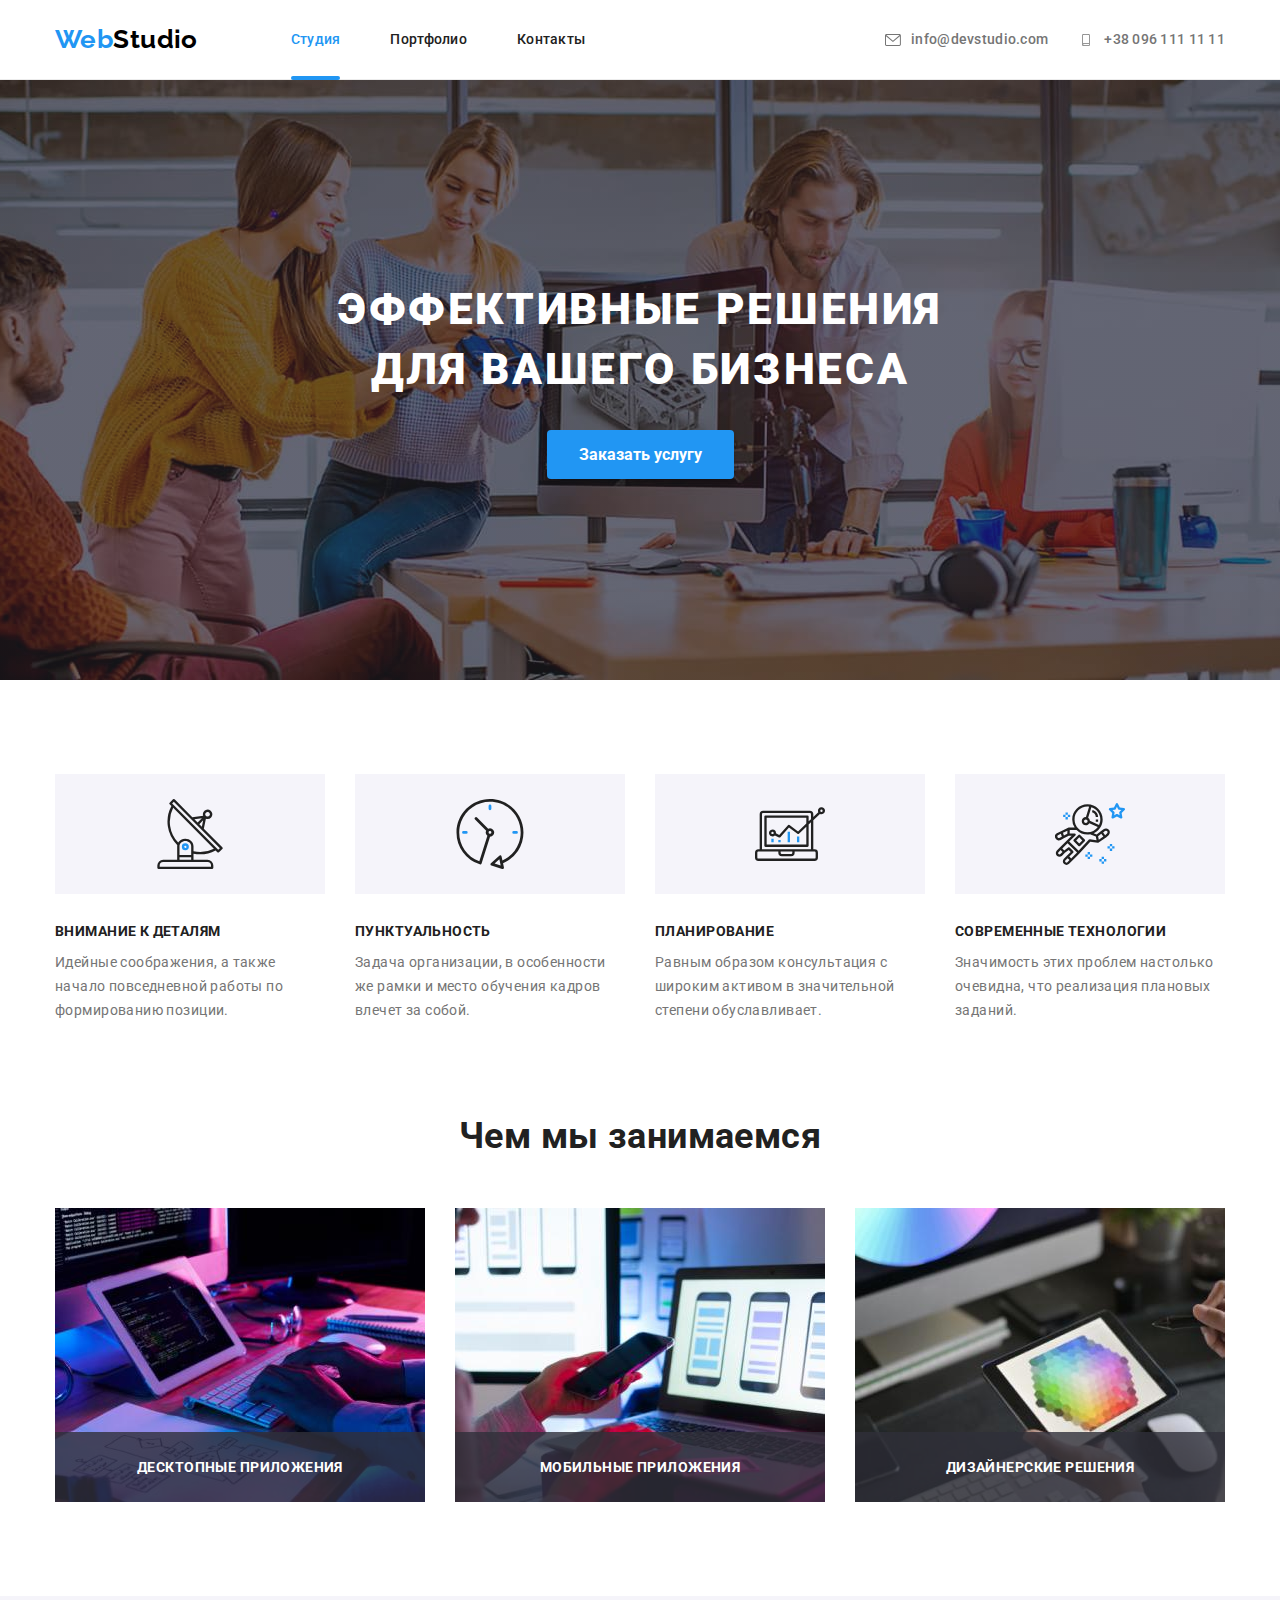
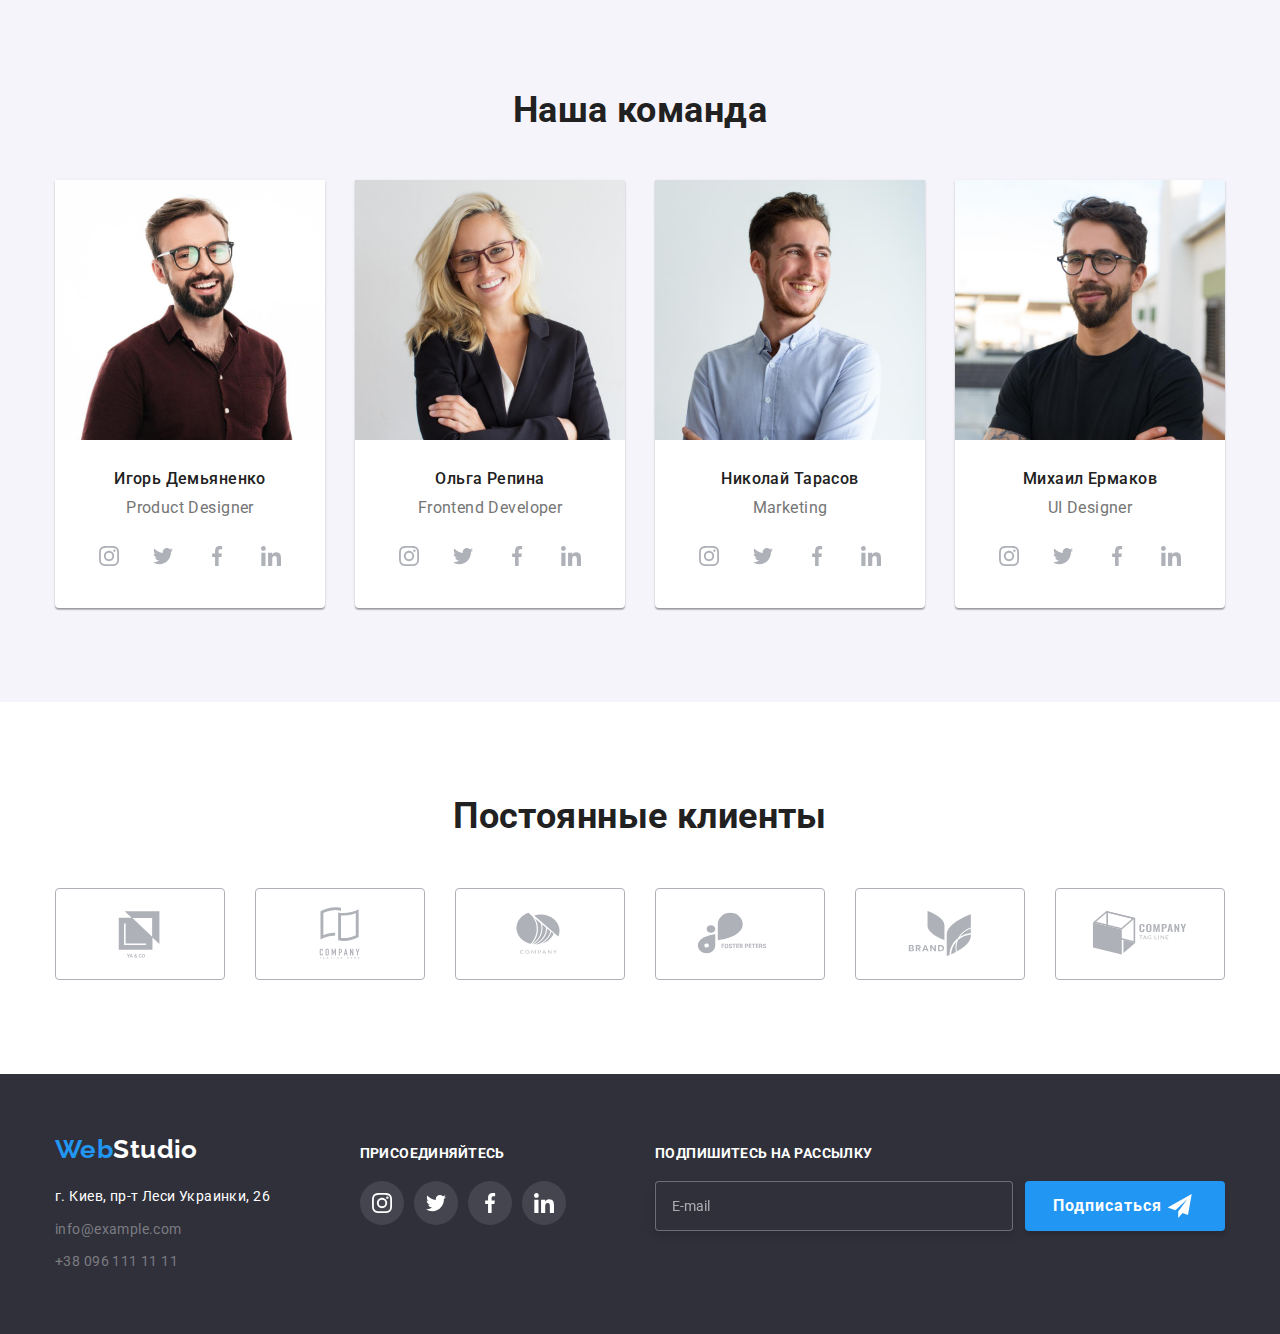
<file: index.html>
<!DOCTYPE html>
<html lang="ru">
  <head>
    <meta charset="UTF-8" />
    <meta http-equiv="X-UA-Compatible" content="IE=edge" />
    <meta name="viewport" content="width=device-width, initial-scale=1.0" />
    <title>Document</title>
    <link
      href="https://fonts.googleapis.com/css2?family=Raleway:wght@700&family=Roboto:wght@400;500;700;900&display=swap"
      rel="stylesheet"
    />
    <link
      rel="stylesheet"
      href="https://cdn.jsdelivr.net/npm/modern-normalize@1.1.0/modern-normalize.min.css"
    />
    <link rel="stylesheet" href="./css/main.css" />
  </head>
  <body>

    <!-- header -->

    <header class="header">
      <div class="container page-header">
        <nav class="header-nav">
          <a href="./index.html" class="logo header_nav_logo"
            ><span class="accent">Web</span>Studio</a
          >

          <ul class="site-nav">
            <li class="site-nav__item">
              <a href="./index.html" class="site-nav__link site-nav__link_current">Студия</a>
            </li>
            <li class="site-nav__item">
              <a href="./portfolio.html" class="site-nav__link">Портфолио</a>
            </li>
            <li class="site-nav__item"><a href="" class="site-nav__link">Контакты</a></li>
          </ul>
        </nav>

        <ul class="contacts-list">
          <li class="contacts-list__item">
            <a
              href="mailto:info@devstudio.com"
              class="contacts-list__link contacts-list__link-icon"
              ><svg class="contact-icon" width="16px" height="12px">
                <use href="./images/sprite.svg#icon-envelope"></use>
              </svg>
              info@devstudio.com
            </a>
          </li>
          <li class="contacts-list__item">
            <a href="tel:+380961111111" class="contacts-list__link contacts-list__link-icon"
              ><svg class="contact-icon" width="16px" height="12px">
                <use href="./images/sprite.svg#icon-smartphone"></use>
              </svg>
              +38 096 111 11 11
            </a>
          </li>
        </ul>
      </div>
    </header>

    <main>

      <!-- hero -->

      <section class="hero section hero-overlay">
        <div class="container">
          <h1 class="hero__title">Эффективные решения для вашего бизнеса</h1>
          <button type="button" class="hero__button" data-modal-open>
            Заказать услугу
          </button>
        </div>
      </section>

      <!-- advantages -->

      <section class="advantages section">
        <div class="container">
          <h2 class="advantages__title_visually-hidden">Скрытый заголовок</h2>
          <ul class="advantages__list">
            <li class="advantages__list_item">
              <div class="advantages__icon">
                <svg width="70" height="70">
                  <use href="./images/sprite.svg#icon-antenna"></use>
                </svg>
              </div>
              <h3 class="advantages__title">Внимание к деталям</h3>
              <p class="advantages__description">
                Идейные соображения, а также начало повседневной работы по
                формированию позиции.
              </p>
            </li>
            <li class="advantages__list_item">
              <div class="advantages__icon">
                <svg width="70" height="70">
                  <use href="./images/sprite.svg#icon-clock"></use>
                </svg>
              </div>
              <h3 class="advantages__title">Пунктуальность</h3>
              <p class="advantages__description">
                Задача организации, в особенности же рамки и место обучения
                кадров влечет за собой.
              </p>
            </li>
            <li class="advantages__list_item">
              <div class="advantages__icon">
                <svg width="70" height="70">
                  <use href="./images/sprite.svg#icon-diagram"></use>
                </svg>
              </div>
              <h3 class="advantages__title">Планирование</h3>
              <p class="advantages__description">
                Равным образом консультация с широким активом в значительной
                степени обуславливает.
              </p>
            </li>
            <li class="advantages__list_item">
              <div class="advantages__icon">
                <svg width="70" height="70">
                  <use href="./images/sprite.svg#icon-astronaut"></use>
                </svg>
              </div>
              <h3 class="advantages__title">Современные технологии</h3>
              <p class="advantages__description">
                Значимость этих проблем настолько очевидна, что реализация
                плановых заданий.
              </p>
            </li>
          </ul>
        </div>
      </section>

      <!-- about -->

      <section class="section about">
        <div class="container">
          <h2 class="about__title">Чем мы занимаемся</h2>
          <ul class="about__list">
            <li>
              <div class="about__thumb">
                <img src="./images/Box1.jpg" alt="девайс" width="370" />
                <p class="about__text">Десктопные приложения</p>
              </div>
            </li>
            <li>
              <div class="about__thumb">
                <img src="./images/Box2.jpg" alt="девайс" width="370" />
                <p class="about__text">Мобильные приложения</p>
              </div>
            </li>
            <li>
              <div class="about__thumb">
                <img src="./images/Box3.jpg" alt="девайс" width="370" />
                <p class="about__text">Дизайнерские решения</p>
              </div>
            </li>
          </ul>
        </div>
      </section>

      <!-- team -->

      <section class="team section">
        <div class="container">
          <h2 class="team__title">Наша команда</h2>
          <ul class="team__list">
            <li class="team__list-item">
              <img src="./images/img(1).jpg" alt="член команды" width="270" />
              <h3 class="team__member-title">Игорь Демьяненко</h3>
              <p class="team__descprition">Product Designer</p>
              <ul class="social-list">
                <li class="social-list-item">
                  <a class="social-list-link" href="">
                    <svg class="social-list-icon" width="20" height="20">
                      <use href="./images/sprite.svg#icon-instagram"></use>
                    </svg>
                  </a>
                </li>
                <li class="social-list-item">
                  <a class="social-list-link" href="">
                    <svg class="social-list-icon" width="20" height="20">
                      <use href="./images/sprite.svg#icon-twitter"></use>
                    </svg>
                  </a>
                </li>
                <li class="social-list-item">
                  <a class="social-list-link" href="">
                    <svg class="social-list-icon" width="20" height="20">
                      <use href="./images/sprite.svg#icon-facebook"></use>
                    </svg>
                  </a>
                </li>
                <li class="social-list-item">
                  <a class="social-list-link" href="">
                    <svg class="social-list-icon" width="20" height="20">
                      <use href="./images/sprite.svg#icon-linkedin"></use>
                    </svg>
                  </a>
                </li>
              </ul>
            </li>
            <li class="team__list-item">
              <img src="./images/img(2).jpg" alt="член команды" width="270" />
              <h3 class="team__member-title">Ольга Репина</h3>
              <p class="team__descprition">Frontend Developer</p>
              <ul class="social-list">
                <li class="social-list-item">
                  <a class="social-list-link" href="">
                    <svg class="social-list-icon" width="20" height="20">
                      <use href="./images/sprite.svg#icon-instagram"></use>
                    </svg>
                  </a>
                </li>
                <li class="social-list-item">
                  <a class="social-list-link" href="">
                    <svg class="social-list-icon" width="20" height="20">
                      <use href="./images/sprite.svg#icon-twitter"></use>
                    </svg>
                  </a>
                </li>
                <li class="social-list-item">
                  <a class="social-list-link" href="">
                    <svg class="social-list-icon" width="20" height="20">
                      <use href="./images/sprite.svg#icon-facebook"></use>
                    </svg>
                  </a>
                </li>
                <li class="social-list-item">
                  <a class="social-list-link" href="">
                    <svg class="social-list-icon" width="20" height="20">
                      <use href="./images/sprite.svg#icon-linkedin"></use>
                    </svg>
                  </a>
                </li>
              </ul>
            </li>
            <li class="team__list-item">
              <img src="./images/img(3).jpg" alt="член команды" width="270" />
              <h3 class="team__member-title">Николай Тарасов</h3>
              <p class="team__descprition">Marketing</p>
              <ul class="social-list">
                <li class="social-list-item">
                  <a class="social-list-link" href="">
                    <svg class="social-list-icon" width="20" height="20">
                      <use href="./images/sprite.svg#icon-instagram"></use>
                    </svg>
                  </a>
                </li>
                <li class="social-list-item">
                  <a class="social-list-link" href="">
                    <svg class="social-list-icon" width="20" height="20">
                      <use href="./images/sprite.svg#icon-twitter"></use>
                    </svg>
                  </a>
                </li>
                <li class="social-list-item">
                  <a class="social-list-link" href="">
                    <svg class="social-list-icon" width="20" height="20">
                      <use href="./images/sprite.svg#icon-facebook"></use>
                    </svg>
                  </a>
                </li>
                <li class="social-list-item">
                  <a class="social-list-link" href="">
                    <svg class="social-list-icon" width="20" height="20">
                      <use href="./images/sprite.svg#icon-linkedin"></use>
                    </svg>
                  </a>
                </li>
              </ul>
            </li>
            <li class="team__list-item">
              <img src="./images/img(4).jpg" alt="член команды" width="270" />
              <h3 class="team__member-title">Михаил Ермаков</h3>
              <p class="team__descprition">UI Designer</p>
              <ul class="social-list">
                <li class="social-list-item">
                  <a class="social-list-link" href="">
                    <svg class="social-list-icon" width="20" height="20">
                      <use href="./images/sprite.svg#icon-instagram"></use>
                    </svg>
                  </a>
                </li>
                <li class="social-list-item">
                  <a class="social-list-link" href="">
                    <svg class="social-list-icon" width="20" height="20">
                      <use href="./images/sprite.svg#icon-twitter"></use>
                    </svg>
                  </a>
                </li>
                <li class="social-list-item">
                  <a class="social-list-link" href="">
                    <svg class="social-list-icon" width="20" height="20">
                      <use href="./images/sprite.svg#icon-facebook"></use>
                    </svg>
                  </a>
                </li>
                <li class="social-list-item">
                  <a class="social-list-link" href="">
                    <svg class="social-list-icon" width="20" height="20">
                      <use href="./images/sprite.svg#icon-linkedin"></use>
                    </svg>
                  </a>
                </li>
              </ul>
            </li>
          </ul>
        </div>
      </section>
    </main>

    <section class="section clients">
      <div class="container">
        <h2 class="clients-title">Постоянные клиенты</h2>
        <ul class="list clients-list">
          <li class="clients-item">
            <a class="clients-link" href="#">
              <svg class="clients-icon" width="106px" height="60px">
                <use href="./images/sprite.svg#icon-logo"></use>
              </svg>
            </a>
          </li>
          <li class="clients-item">
            <a class="clients-link" href="#">
              <svg class="clients-icon" width="106px" height="60px">
                <use href="./images/sprite.svg#icon-logo1"></use>
              </svg>
            </a>
          </li>
          <li class="clients-item">
            <a class="clients-link" href="#">
              <svg class="clients-icon" width="106px" height="60px">
                <use href="./images/sprite.svg#icon-logo2"></use>
              </svg>
            </a>
          </li>
          <li class="clients-item">
            <a class="clients-link" href="#">
              <svg class="clients-icon" width="106px" height="60px">
                <use href="./images/sprite.svg#icon-logo3"></use>
              </svg>
            </a>
          </li>
          <li class="clients-item">
            <a class="clients-link" href="#">
              <svg class="clients-icon" width="106px" height="60px">
                <use href="./images/sprite.svg#icon-logo4"></use>
              </svg>
            </a>
          </li>
          <li class="clients-item">
            <a class="clients-link" href="#">
              <svg class="clients-icon" width="106px" height="60px">
                <use href="./images/sprite.svg#icon-logo5"></use>
              </svg>
            </a>
          </li>
        </ul>
      </div>
    </section>

    <!-- footer -->

    <footer class="footer">
      <div class="container">
        <div class="footer-address">
          <a href="./index.html" class="logo footer_addresss_logo">
            <span class="accent">Web</span><span class="studio">Studio</span>
          </a>
          <address class="address">
            <ul>
              <li class="item">
                <a
                  href="https://goo.gl/maps/4YTj8nZPd8LjC2Ac9"
                  class="address-link"
                  target="_blank"
                  rel="noopener norefferer"
                >
                  г. Киев, пр-т Леси Украинки, 26
                </a>
              </li>
              <li class="item">
                <a href="mailto:info@example.com" class="contacts-link"
                  >info@example.com</a
                >
              </li>
              <li class="item">
                <a href="tel:+380961111111" class="contacts-link"
                  >+38 096 111 11 11</a
                >
              </li>
            </ul>
          </address>
        </div>

        <div class="footer-social">
          <h3 class="footer-social-title">Присоединяйтесь</h3>
          <ul class="footer-social-list">
            <li class="footer-social-item">
              <a class="footer-social-link" href="#">
                <svg class="footer-social-icon" width="20px" height="20px">
                  <use href="./images/sprite.svg#icon-instagram"></use>
                </svg>
              </a>
            </li>
            <li class="footer-social-item">
              <a class="footer-social-link" href="#">
                <svg class="footer-social-icon" width="20px" height="20px">
                  <use href="./images/sprite.svg#icon-twitter"></use>
                </svg>
              </a>
            </li>
            <li class="footer-social-item">
              <a class="footer-social-link" href="#">
                <svg class="footer-social-icon" width="20px" height="20px">
                  <use href="./images/sprite.svg#icon-facebook"></use>
                </svg>
              </a>
            </li>
            <li class="footer-social-item">
              <a class="footer-social-link" href="#">
                <svg class="footer-social-icon" width="20px" height="20px">
                  <use href="./images/sprite.svg#icon-linkedin"></use>
                </svg>
              </a>
            </li>
          </ul>
        </div>
      

      <div footer>
        <p class="footer-form-text">ПОДПИШИТЕСЬ НА РАССЫЛКУ</p>
        <form class="footer-form">
          <label for="email">
            <input type="email" name="footer-email" class="footer-form-input" placeholder="E-mail" required>
          </label>
          <button type="submit" class="footer-button">Подписаться
            <svg class="icon-send" widght="24" height="24">
              <use href="./images/sprite.svg#icon-send"></use>
            </svg>
          </button>
        </form>
        </div>

      <div class="backdrop is-hidden" data-modal>
        <div class="modal">
          <button type="button" class="modal-close-btn" data-modal-close>
            <svg class="modal-close-btn-icon" width="18" height="18">
              <use href="./images/sprite.svg#icon-close-modal"></use>
            </svg>
          </button>
          
          <form class="modal-form">
            <p class="form-appeal">Оставьте свои данные, мы вам перезвоним</p>
            <label class="modal-form-field">
              <span class="modal-form-input-desc">Имя</span>
              <span class="modal-form-input-wrapper">
                <input
                type="text"
                name="user-name"
                class="modal-form-input"
                required
                pattern="^[a-zA-zа-яА-я]+$"
              />
              <svg class="modal-form-input-icon" width="18px" height="18px">
                <use href="./images/sprite.svg#icon-person"></use>
              </svg>
              </span>
              
            </label>
            <label class="modal-form-field">
              <span class="modal-form-input-desc">Телефон</span>
              <span class="modal-form-input-wrapper">
              <input
                type="tel"
                name="user-phone"
                class="modal-form-input"
                required
                pattern="[0-9]{3}-[0-9]{3}-[0-9]{2}-[0-9]{2}"
                title="xxx-xxx-xx-xx"
              />
              <svg class="modal-form-input-icon" width="18px" height="18px">
                <use href="./images/sprite.svg#icon-phone"></use>
              </svg>
              </span>
            </label>
            <label class="modal-form-field">
              <span class="modal-form-input-desc">Почта</span>
              <span class="modal-form-input-wrapper">
              <input
                type="email"
                name="user-email"
                class="modal-form-input"
                required
              />
              <svg class="modal-form-input-icon" width="18px" height="18px">
                <use href="./images/sprite.svg#icon-email"></use>
              </svg>
              </span>
            </label>
            <label class="modal-form-field textarea">
              <span class="modal-form-input-desc">Комментарий</span>
              <textarea
                class="modal-form-message"
                name="user-message"
                placeholder="Введите текст"
              ></textarea>
            </label>
            <input 
              id="user-policy"
              type="checkbox"
              name="user-policy"
              class="modal-form-check visually-hidden"
            ></input>
            <label for="user-policy" class="modal-form-check-desc"
              >Соглашаюсь с рассылкой и принимаю &nbsp;
              <a href="" class="user-policy-link">Условия договора</a>
            </label>
            <button type="submit" class="modal-form-submit">Отправить</button>
          </form>
        </div>
      </div>
      </div>
    </footer>
    <script src="./js/modal.js"></script>
  </body>
</html>
</file>
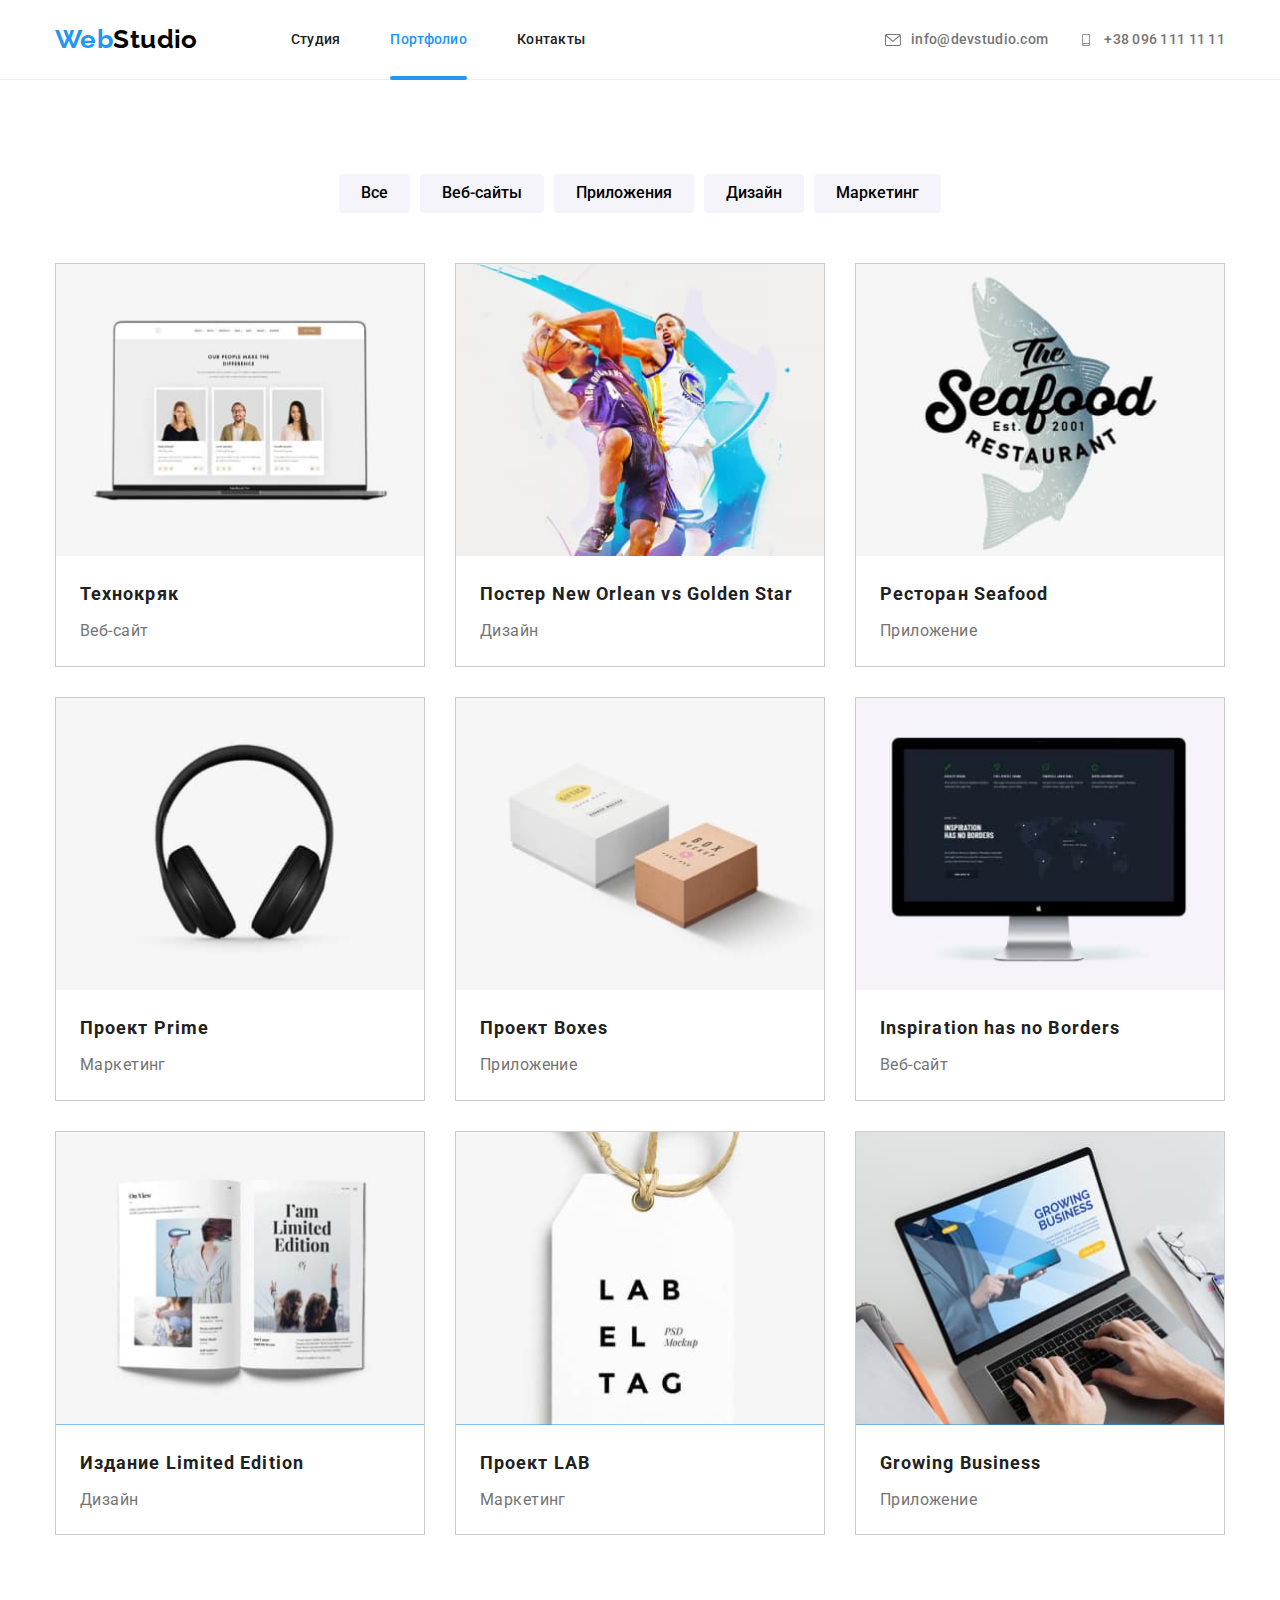
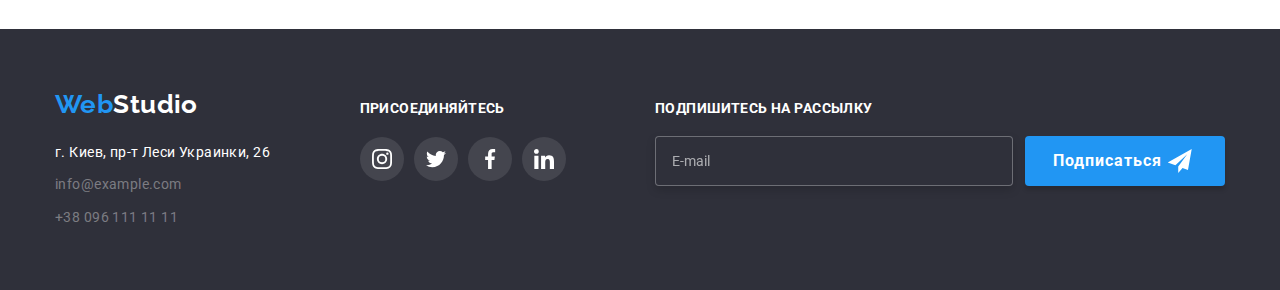
<file: portfolio.html>
<!DOCTYPE html>
<html lang="ru">
  <head>
    <meta charset="UTF-8" />
    <meta http-equiv="X-UA-Compatible" content="IE=edge" />
    <meta name="viewport" content="width=device-width, initial-scale=1.0" />
    <title>Document</title>
    <link
      href="https://fonts.googleapis.com/css2?family=Raleway:wght@700&family=Roboto:wght@400;500;700;900&display=swap"
      rel="stylesheet"
    />
    <link
      rel="stylesheet"
      href="https://cdn.jsdelivr.net/npm/modern-normalize@1.1.0/modern-normalize.min.css"
    />
    <link rel="stylesheet" href="./css/main.min.css" />
  </head>

  <body>
    <!-- header -->

    <header class="header">
      <div class="container page-header">
        <nav class="header-nav">
          <a href="./index.html" class="logo header_nav_logo"
            ><span class="accent">Web</span>Studio</a
          >

          <ul class="site-nav">
            <li class="site-nav__item">
              <a href="./index.html" class="site-nav__link">Студия</a>
            </li>
            <li class="site-nav__item">
              <a
                href="./portfolio.html"
                class="site-nav__link site-nav__link_current"
                >Портфолио</a
              >
            </li>
            <li class="site-nav__item">
              <a href="" class="site-nav__link">Контакты</a>
            </li>
          </ul>
        </nav>

        <ul class="contacts-list">
          <li class="contacts-list__item">
            <a
              href="mailto:info@devstudio.com"
              class="contacts-list__link contacts-list__link-icon"
              ><svg class="contact-icon" width="16px" height="12px">
                <use href="./images/sprite.svg#icon-envelope"></use>
              </svg>
              info@devstudio.com
            </a>
          </li>
          <li class="contacts-list__item">
            <a
              href="tel:+380961111111"
              class="contacts-list__link contacts-list__link-icon"
              ><svg class="contact-icon" width="16px" height="12px">
                <use href="./images/sprite.svg#icon-smartphone"></use>
              </svg>
              +38 096 111 11 11
            </a>
          </li>
        </ul>
      </div>
    </header>

    <main>
      <section class="section">
        <div class="container">
          <h1 class="section__title_visually-hidden">Наши проекты</h1>
          <ul class="buttons">
            <li class="list-item">
              <button type="button" class="buttons__button">Все</button>
            </li>
            <li class="list-item">
              <button type="button" class="buttons__button">Веб-сайты</button>
            </li>
            <li class="list-item">
              <button type="button" class="buttons__button">Приложения</button>
            </li>
            <li class="list-item">
              <button type="button" class="buttons__button">Дизайн</button>
            </li>
            <li class="list-item">
              <button type="button" class="buttons__button">Маркетинг</button>
            </li>
          </ul>

          <!-- projects -->

          <ul class="projects-list">
            <li class="projects-item">
              <a href="#" class="projects-link">
                <div class="projects-card-wrapper">
                  <img
                    src="./images/portfolio/1.jpg"
                    alt="Технокряк"
                    width="370"
                  />
                  <p class="card-overlay">
                    Ресурс предлагает комплексные предложения с разным уровнем
                    функционала и сервисов. Все это позволит посетителю получить
                    исчерпывающие сведения о компании или частном лице.
                  </p>
                </div>

                <div class="projects-card">
                  <h2 class="projects-title">Технокряк</h2>
                  <p class="projects-description">Веб-сайт</p>
                </div>
              </a>
            </li>
            <li class="projects-item">
              <a href="#" class="projects-link">
                <div class="projects-card-wrapper">
                  <img
                    src="./images/portfolio/2.jpg"
                    alt="Постер New Orlean vs Golden Star"
                    width="370"
                  />
                  <p class="card-overlay">
                    Ресурс предлагает комплексные предложения с разным уровнем
                    функционала и сервисов. Все это позволит посетителю получить
                    исчерпывающие сведения о компании или частном лице.
                  </p>
                </div>
                <div class="projects-card">
                  <h2 class="projects-title">
                    Постер New Orlean vs Golden Star
                  </h2>
                  <p class="projects-description">Дизайн</p>
                </div>
              </a>
            </li>
            <li class="projects-item">
              <a href="#" class="projects-link">
                <div class="projects-card-wrapper">
                  <img
                    src="./images/portfolio/3.jpg"
                    alt="Ресторан Seafood"
                    width="370"
                  />
                  <p class="card-overlay">
                    Ресурс предлагает комплексные предложения с разным уровнем
                    функционала и сервисов. Все это позволит посетителю получить
                    исчерпывающие сведения о компании или частном лице.
                  </p>
                </div>
                <div class="projects-card">
                  <h2 class="projects-title">Ресторан Seafood</h2>
                  <p class="projects-description">Приложение</p>
                </div>
              </a>
            </li>
            <li class="projects-item">
              <a href="#" class="projects-link">
                <div class="projects-card-wrapper">
                  <img
                    src="./images/portfolio/4.jpg"
                    alt="Проект Prime"
                    width="370"
                  />
                  <p class="card-overlay">
                    Ресурс предлагает комплексные предложения с разным уровнем
                    функционала и сервисов. Все это позволит посетителю получить
                    исчерпывающие сведения о компании или частном лице.
                  </p>
                </div>
                <div class="projects-card">
                  <h2 class="projects-title">Проект Prime</h2>
                  <p class="projects-description">Маркетинг</p>
                </div>
              </a>
            </li>
            <li class="projects-item">
              <a href="#" class="projects-link">
                <div class="projects-card-wrapper">
                  <img
                    src="./images/portfolio/5.jpg"
                    alt="Проект Boxes"
                    width="370"
                  />
                  <p class="card-overlay">
                    Ресурс предлагает комплексные предложения с разным уровнем
                    функционала и сервисов. Все это позволит посетителю получить
                    исчерпывающие сведения о компании или частном лице.
                  </p>
                </div>
                <div class="projects-card">
                  <h2 class="projects-title">Проект Boxes</h2>
                  <p class="projects-description">Приложение</p>
                </div>
              </a>
            </li>
            <li class="projects-item">
              <a href="#" class="projects-link">
                <div class="projects-card-wrapper">
                  <img
                    src="./images/portfolio/6.jpg"
                    alt="Inspiration has no Borders"
                    width="370"
                  />
                  <p class="card-overlay">
                    Ресурс предлагает комплексные предложения с разным уровнем
                    функционала и сервисов. Все это позволит посетителю получить
                    исчерпывающие сведения о компании или частном лице.
                  </p>
                </div>
                <div class="projects-card">
                  <h2 class="projects-title">Inspiration has no Borders</h2>
                  <p class="projects-description">Веб-сайт</p>
                </div>
              </a>
            </li>
            <li class="projects-item">
              <a href="#" class="projects-link">
                <div class="projects-card-wrapper">
                  <img
                    src="./images/portfolio/7.jpg"
                    alt="Издание Limited Edition"
                    width="370"
                  />
                  <p class="card-overlay">
                    Ресурс предлагает комплексные предложения с разным уровнем
                    функционала и сервисов. Все это позволит посетителю получить
                    исчерпывающие сведения о компании или частном лице.
                  </p>
                </div>
                <div class="projects-card">
                  <h2 class="projects-title">Издание Limited Edition</h2>
                  <p class="projects-description">Дизайн</p>
                </div>
              </a>
            </li>
            <li class="projects-item">
              <a href="#" class="projects-link">
                <div class="projects-card-wrapper">
                  <img
                    src="./images/portfolio/8.jpg"
                    alt="Проект LAB"
                    width="370"
                  />
                  <p class="card-overlay">
                    Ресурс предлагает комплексные предложения с разным уровнем
                    функционала и сервисов. Все это позволит посетителю получить
                    исчерпывающие сведения о компании или частном лице.
                  </p>
                </div>
                <div class="projects-card">
                  <h2 class="projects-title">Проект LAB</h2>
                  <p class="projects-description">Маркетинг</p>
                </div>
              </a>
            </li>
            <li class="projects-item">
              <a href="#" class="projects-link">
                <div class="projects-card-wrapper">
                  <img
                    src="./images/portfolio/9.jpg"
                    alt="Growing Business"
                    width="370"
                  />
                  <p class="card-overlay">
                    Ресурс предлагает комплексные предложения с разным уровнем
                    функционала и сервисов. Все это позволит посетителю получить
                    исчерпывающие сведения о компании или частном лице.
                  </p>
                </div>
                <div class="projects-card">
                  <h2 class="projects-title">Growing Business</h2>
                  <p class="projects-description">Приложение</p>
                </div>
              </a>
            </li>
          </ul>
        </div>
      </section>
    </main>

    <!-- footer -->

    <footer class="footer">
      <div class="container">
        <div class="footer-address">
          <a href="./index.html" class="logo">
            <span class="accent">Web</span><span class="studio">Studio</span>
          </a>
          <address class="address">
            <ul>
              <li class="item">
                <a
                  href="https://goo.gl/maps/4YTj8nZPd8LjC2Ac9"
                  class="address-link"
                  target="_blank"
                  rel="noopener norefferer"
                >
                  г. Киев, пр-т Леси Украинки, 26
                </a>
              </li>
              <li class="item">
                <a href="mailto:info@example.com" class="contacts-link"
                  >info@example.com</a
                >
              </li>
              <li class="item">
                <a href="tel:+380961111111" class="contacts-link"
                  >+38 096 111 11 11</a
                >
              </li>
            </ul>
          </address>
        </div>

        <div class="footer-social">
          <h3 class="footer-social-title">Присоединяйтесь</h3>
          <ul class="footer-social-list">
            <li class="footer-social-item">
              <a class="footer-social-link" href="#">
                <svg class="footer-social-icon" width="20px" height="20px">
                  <use href="./images/sprite.svg#icon-instagram"></use>
                </svg>
              </a>
            </li>
            <li class="footer-social-item">
              <a class="footer-social-link" href="#">
                <svg class="footer-social-icon" width="20px" height="20px">
                  <use href="./images/sprite.svg#icon-twitter"></use>
                </svg>
              </a>
            </li>
            <li class="footer-social-item">
              <a class="footer-social-link" href="#">
                <svg class="footer-social-icon" width="20px" height="20px">
                  <use href="./images/sprite.svg#icon-facebook"></use>
                </svg>
              </a>
            </li>
            <li class="footer-social-item">
              <a class="footer-social-link" href="#">
                <svg class="footer-social-icon" width="20px" height="20px">
                  <use href="./images/sprite.svg#icon-linkedin"></use>
                </svg>
              </a>
            </li>
          </ul>
        </div>

        <div footer>
          <p class="footer-form-text">ПОДПИШИТЕСЬ НА РАССЫЛКУ</p>
          <form class="footer-form">
            <label for="email">
              <input
                type="email"
                name="footer-email"
                class="footer-form-input"
                placeholder="E-mail"
                required
              />
            </label>
            <button type="submit" class="footer-button">
              Подписаться
              <svg class="icon-send" widght="24" height="24">
                <use href="./images/sprite.svg#icon-send"></use>
              </svg>
            </button>
          </form>
        </div>
      </div>
    </footer>
  </body>
</html>
</file>
<file: css/main.css>
:root {
  --primary-text-color: #212121;
  --background-color: #ffffff;
  --accent-color: #2196f3;
  --sections-color: #2f303a;
  --text-color: #757575;
  --contacts-link: #ffffff60;
  --icon-color: #afb1b8;
  --transition-duration: 250ms;
  --transition-timing-function: cubic-bezier(0.4, 0, 0.2, 1);
}

h1,
h2,
h3,
h4,
h5,
h6,
p {
  margin-top: 0;
  margin-bottom: 0;
}

ul,
ol {
  margin-top: 0;
  margin-bottom: 0;
  padding-left: 0;
}

img {
  display: block;
  max-width: 100%;
  height: auto;
}

.advantages__title_visually-hidden,
.section__title_visually-hidden,
.visually-hidden {
  position: absolute;
  width: 1px;
  height: 1px;
  margin: -1px;
  border: 0;
  padding: 0;
  white-space: nowrap;
  clip-path: inset(100%);
  clip: rect(0 0 0 0);
  overflow: hidden;
}

.container {
  width: 1200px;
  margin-left: auto;
  margin-right: auto;
  padding-left: 15px;
  padding-right: 15px;
}

a {
  text-decoration: none;
}

li {
  list-style-type: none;
}

p {
  color: var(--text-color);
}

.section {
  padding-top: 94px;
  padding-bottom: 94px;
}

body {
  color: var(--primary-text-color);
  background-color: var(--background-color);
  font-family: "Roboto", sans-serif;
  font-size: 14px;
  letter-spacing: 0.03em;
}

.header {
  padding: 24px 0;
  background-color: var(--background-color);
  border-bottom: 1px solid #ececec;
}
.header .header_nav_logo {
  color: #000000;
}
.header .contacts-list__link {
  display: flex;
  justify-content: center;
  align-items: center;
  font-weight: 500;
  line-height: 1.14;
  letter-spacing: 0.02em;
  transition-property: color;
  transition-duration: var(--transition-duration);
  transition-timing-function: var(--transition-timing-function);
  color: var(--text-color);
  margin-left: 0;
}

.logo {
  display: inline-block;
  margin-right: 93px;
  font-family: "Raleway";
  font-weight: 700;
  font-size: 26px;
  line-height: 1.2;
}

.accent {
  color: var(--accent-color);
}

.page-header {
  display: flex;
}

.site-nav__link {
  color: var(--primary-text-color);
  position: relative;
}

.site-nav__link {
  font-weight: 500;
  line-height: 1.14;
  letter-spacing: 0.02em;
  transition-property: color;
  transition-duration: var(--transition-duration);
  transition-timing-function: var(--transition-timing-function);
}

.site-nav__link_current.site-nav__link::after {
  content: "";
  position: absolute;
  display: block;
  margin-top: 28px;
  width: 100%;
  height: 4px;
  background-color: var(--accent-color);
  border-radius: 2px;
}

.contacts-list,
.site-nav__link {
  color: var(--text-color);
}

.site-nav__link {
  color: var(--primary-text-color);
}
.site-nav__link:hover,
.site-nav__link:focus {
  color: var(--accent-color);
}

.site-nav {
  display: flex;
}

.site-nav .site-nav__item {
  margin-right: 50px;
}
.site-nav .site-nav__item:last-child {
  margin-right: 0;
}

.site-nav .site-nav__link_current {
  color: var(--accent-color);
}

.contacts-list {
  display: flex;
  margin-left: auto;
  align-items: center;
}

.contacts-list .contacts-list__item + .contacts-list__item {
  margin-left: 30px;
}

.contacts-list__link:hover,
.contacts-list__link:focus {
  color: var(--accent-color);
}

.contact-icon {
  margin-right: 10px;
  fill: var(--text-color);
}
.contacts-list__link:hover .contact-icon,
.contacts-list__link:focus .contact-icon {
  fill: var(--accent-color);
}

.contacts-list__link-icon {
  margin-left: 10px;
}

.header-nav {
  display: flex;
  align-items: center;
}

.buttons {
  display: flex;
  justify-content: center;
  margin-bottom: 50px;
}
.buttons .list-item:nth-child(-n + 5) {
  margin-right: 10px;
}
.buttons .list-item:last-child {
  margin-right: 0;
}

.buttons .button {
  padding: 6px 22px;
  font-family: inherit;
  font-weight: 500;
  font-size: 16px;
  line-height: 1.65;
  text-align: center;
  background: #f5f4fa;
  border-radius: 4px;
  border: transparent;
}
.buttons .button:hover,
.buttons .button:focus {
  box-shadow: 0px 3px 1px rgba(0, 0, 0, 0.1), 0px 1px 2px rgba(0, 0, 0, 0.08),
    0px 2px 2px rgba(0, 0, 0, 0.12);
  border-radius: 4px;
}

.hero {
  padding: 200px 0;
  text-align: center;
  background: var(--sections-color);
}

.hero-overlay {
  max-width: 1600px;
  height: 600px;
  margin-left: auto;
  margin-right: auto;
  background-color: #c4c4c4;
  background-image: linear-gradient(
      to right,
      rgba(47, 48, 58, 0.4),
      rgba(47, 48, 58, 0.4)
    ),
    url(../images/img.jpg);
  background-position: center;
  background-repeat: no-repeat;
  background-size: cover;
}

.hero__title {
  width: 696px;
  margin-left: auto;
  margin-right: auto;
  margin-bottom: 30px;
  font-weight: 900;
  font-size: 44px;
  line-height: 1.36;
  text-align: center;
  letter-spacing: 0.06em;
  text-transform: uppercase;
  color: var(--background-color);
}

.hero .hero__button {
  cursor: pointer;
  transition-property: background-color;
  transition-duration: var(--transition-duration);
  transition-timing-function: var(--transition-timing-function);
  border: none;
  padding: 10px 32px;
  color: var(--background-color);
  background-color: var(--accent-color);
  box-shadow: 0px 4px 4px rgba(0, 0, 0, 0.15);
  border-radius: 4px;
  font-weight: 700;
  font-size: 16px;
  line-height: 1.85;
}
.hero .hero__button:hover,
.hero .hero__button:focus {
  background-color: #188ce8;
}

.buttons__button {
  padding: 6px 22px;
  font-family: inherit;
  font-weight: 500;
  font-size: 16px;
  line-height: 1.65;
  text-align: center;
  background: #f5f4fa;
  border-radius: 4px;
  border: rgba(0, 0, 0, 0);
  cursor: pointer;
  transition-property: box-shadow, color, background-color;
  transition-duration: var(--transition-duration);
  transition-timing-function: var(--transition-timing-function);
}
.buttons__button:hover,
.buttons__button:focus {
  color: var(--background-color);
  background-color: var(--accent-color);
}

.advantages__list {
  display: flex;
}
.advantages__list .advantages__list_item {
  width: 270px;
}

.advantages__icon {
  margin-bottom: 30px;
  display: flex;
  justify-content: center;
  align-items: center;
  height: 120px;
  background-color: #f5f4fa;
}

.advantages__title {
  margin-bottom: 10px;
  font-weight: 700;
  font-size: 14px;
  line-height: 1.14;
  text-transform: uppercase;
  color: var(--primary-text-color);
}

.advantages__description {
  margin-bottom: 0;
  font-weight: 400;
  font-size: 14px;
  line-height: 24px;
  color: var(--text-color);
}

.advantages__list_item:nth-child(-n + 4) {
  margin-right: 30px;
}
.advantages__list_item:last-child {
  margin-right: 0;
}

.about {
  padding-top: 0;
}
.about .about__title {
  margin-bottom: 50px;
  font-size: 36px;
  line-height: 1.16;
  text-align: center;
  color: var(--primary-text-color);
}
.about .about__thumb {
  position: relative;
}
.about .about__text {
  position: absolute;
  bottom: 0;
  width: 100%;
  padding: 27px 82px;
  font-weight: 700;
  font-size: 14px;
  line-height: 16px;
  text-align: center;
  text-transform: uppercase;
  background-color: rgba(47, 48, 58, 0.8);
  color: var(--background-color);
}
.about .about__list {
  display: flex;
  justify-content: space-between;
}

.team__title {
  margin-bottom: 50px;
  font-size: 36px;
  line-height: 1.116;
  text-align: center;
  color: var(--primary-text-color);
}

.team__member-title {
  padding-top: 30px;
  margin-bottom: 10px;
  font-weight: 500;
  font-size: 16px;
  line-height: 1.18;
  text-align: center;
}

.team__descprition {
  margin-bottom: 16px;
  font-size: 16px;
  line-height: 1.18;
  text-align: center;
}

.team__list {
  display: flex;
}

.social-list {
  display: flex;
  justify-content: center;
  gap: 10px;
  padding-bottom: 30px;
}

.social-list-link {
  transition-property: fill, background-color;
  transition-duration: var(--transition-duration);
  transition-timing-function: var(--transition-timing-function);
  display: flex;
  justify-content: center;
  align-items: center;
  width: 44px;
  height: 44px;
  border-radius: 50%;
  background-color: var(--background-color);
}
.social-list-link:hover,
.social-list-link:focus {
  background-color: var(--accent-color);
}

.social-list-icon {
  fill: var(--icon-color);
}
.social-list-link:hover .social-list-icon,
.social-list-link:focus .social-list-icon {
  fill: var(--background-color);
}

.team {
  background-color: #f5f4fa;
}

.team__list > .team__list-item {
  background-color: var(--background-color);
  box-shadow: 0px 1px 3px rgba(0, 0, 0, 0.12), 0px 1px 1px rgba(0, 0, 0, 0.14),
    0px 2px 1px rgba(0, 0, 0, 0.2);
  border-radius: 0px 0px 4px 4px;
}

.list-item-icon {
  display: flex;
  align-content: center;
}

.team__list-item:nth-child(-n + 4) {
  margin-right: 30px;
}
.team__list-item:last-child {
  margin-right: 0;
}

.clients-title {
  margin-bottom: 50px;
  font-size: 36px;
  line-height: 1.16;
  text-align: center;
  color: var(--primary-text-color);
}

.clients-list {
  display: flex;
  gap: 30px;
}

.clients-item {
  width: calc((100% - 150px) / 6);
}

.clients-link {
  transition-property: fill, border;
  transition-duration: var(--transition-duration);
  transition-timing-function: var(--transition-timing-function);
  height: 92px;
  display: flex;
  justify-content: center;
  align-items: center;
  border: 1px solid var(--icon-color);
  border-radius: 4px;
  fill: var(--icon-color);
}

.clients-link:hover,
.clients-link:focus {
  fill: var(--accent-color);
  border: 1px solid var(--accent-color);
}

.footer {
  padding: 60px 0;
  background-color: var(--sections-color);
}

.footer .logo {
  margin-right: 0;
  padding: 0;
  display: inline-block;
  margin-bottom: 20px;
}

.footer .studio {
  margin-bottom: 20px;
}

.footer .studio,
.address .address-link {
  color: var(--background-color);
}

.footer .address-link {
  display: inline-block;
  font-style: normal;
  font-weight: 400;
  line-height: 1.7;
}

.footer .contacts-link {
  transition-property: color;
  transition-duration: var(--transition-duration);
  transition-timing-function: var(--transition-timing-function);
  display: inline-block;
  font-style: normal;
  font-weight: 400;
  line-height: 1.7;
  color: var(--contacts-link);
}

.footer .contacts-link:hover,
.footer .contacts-link:focus {
  color: var(--accent-color);
}

.footer .container {
  display: flex;
  align-items: baseline;
  justify-content: space-between;
}

.footer-social-title {
  margin-top: 0;
  margin-bottom: 20px;
  font-size: 14px;
  line-height: 1, 1;
  text-transform: uppercase;
  color: var(--background-color);
}

.footer-social-list {
  gap: 10px;
  display: flex;
  justify-content: center;
}

.footer-social-item {
  width: 44px;
  height: 44px;
}

.footer-social-link {
  width: 100%;
  height: 100%;
  display: flex;
  justify-content: center;
  align-items: center;
  border-radius: 50%;
  transition-property: background-color;
  transition-duration: var(--transition-duration);
  transition-timing-function: var(--transition-timing-function);
  fill: var(--background-color);
  background: rgba(255, 255, 255, 0.1);
}

.footer-social-link:hover,
.footer-social-link:focus {
  background: var(--accent-color);
}

.footer-form-text {
  font-weight: 700;
  font-size: 14px;
  line-height: 16px;
  letter-spacing: 0.03em;
  text-transform: uppercase;
  color: var(--background-color);
  margin-bottom: 20px;
}

.footer-form {
  display: flex;
}

.footer-form-input {
  padding: 15px 16px 15px 16px;
  width: 358px;
  height: 50px;
  border: 1px solid rgba(255, 255, 255, 0.3);
  filter: drop-shadow(0px 4px 4px rgba(0, 0, 0, 0.15));
  border-radius: 4px;
  background-color: var(--sections-color);
  margin-right: 12px;
  color: var(--background-color);
}

.footer-form-input::placeholder {
  color: rgba(255, 255, 255, 0.6);
}

.footer-form-input::placeholder {
  border-color: rgba(255, 255, 255, 0.3);
}

.footer-form-input:focus {
  outline: none;
}

.footer-button {
  cursor: pointer;
  width: 200px;
  height: 50px;
  font-weight: 700;
  font-size: 16px;
  line-height: 30px;
  letter-spacing: 0.06em;
  color: var(--background-color);
  background: var(--accent-color);
  box-shadow: 0px 4px 4px rgba(0, 0, 0, 0.15);
  border-radius: 4px;
  border: none;
  transition-property: background-color, box-shadow;
  transition-duration: var(--transition-duration);
  transition-timing-function: var(--transition-timing-function);
  padding: 10px 28px;
  display: flex;
  align-items: center;
}

.footer-button:hover,
.footer-button:focus {
  background-color: #188ce8;
}

.address {
  padding: 0;
}

.address .item:not(:last-child) {
  margin-bottom: 9px;
}

.icon-send {
  fill: var(--background-color);
}

.backdrop {
  position: fixed;
  top: 0;
  left: 0;
  width: 100%;
  height: 100%;
  z-index: 2;
  transition: opacity var(--transition-duration)
      var(--transition-timing-function),
    visibility var(--transition-duration) var(--transition-timing-function);
  background-color: rgba(0, 0, 0, 0.2);
}

.modal {
  padding: 40px;
  position: absolute;
  top: 50%;
  left: 50%;
  transform: translate(-50%, -50%) scale(1);
  width: 528px;
  background: var(--background-color);
  transition: transform var(--transition-duration)
    var(--transition-timing-function);
}

.backdrop.is-hidden {
  opacity: 0;
  visibility: hidden;
  pointer-events: none;
}

.backdrop.is-hidden .modal {
  transform: translate(-50%, -50%) scale(0.9);
}

.modal-close-btn {
  position: absolute;
  display: flex;
  top: 8px;
  right: 8px;
  justify-content: center;
  align-items: center;
  width: 30px;
  height: 30px;
  border-radius: 50%;
  background-color: transparent;
  padding: 0 0;
  border: 1px solid rgba(0, 0, 0, 0.1);
  cursor: pointer;
}

/* Modal Window */
/* Modal Form */
.form-appeal {
  margin-bottom: 12px;
  font-weight: 700;
  font-size: 20px;
  color: var(--primary-text-color);
}

.modal-form {
  display: flex;
  flex-direction: column;
}

.modal-form-input {
  border: 1px solid rgba(33, 33, 33, 0.2);
  border-radius: 4px;
  cursor: pointer;
  width: 100%;
  height: 40px;
  padding-left: 42px;
  transition: border var(--transition-duration)
    var(--transition-timing-function);
}
.modal-form-input:focus {
  outline: none;
  border-color: var(--accent-color);
}
.modal-form-input:focus + .modal-form-input-icon {
  fill: var(--accent-color);
}

.modal-form-input-desc {
  display: block;
  font-weight: 400;
  font-size: 12px;
  line-height: 14px;
  margin-bottom: 4px;
  color: var(--text-color);
}

.modal-form-field {
  margin-bottom: 10px;
}

.modal-form-field.textarea {
  margin-bottom: 20px;
}

.modal-form-message {
  width: 100%;
  height: 128px;
  resize: none;
  border-color: rgba(33, 33, 33, 0.2);
  border-radius: 4px;
  border: 1px solid rgba(33, 33, 33, 0.2);
  border-radius: 4px;
}
.modal-form-message::placeholder {
  font-size: 12px;
  line-height: 14px;
  letter-spacing: 0.01em;
  color: rgba(117, 117, 117, 0.5);
}

.modal-form-input-wrapper {
  display: block;
  position: relative;
}

.modal-form-input-icon {
  display: block;
  position: absolute;
  top: 50%;
  left: 12px;
  transform: translate(0, -50%);
  width: 18px;
  height: 18px;
  transition: fill var(--transition-duration) var(--transition-timing-function);
}

.modal-form-message {
  display: block;
  resize: none;
  width: 100%;
  height: 120px;
  outline: none;
  padding: 12px 16px;
}
.modal-form-message:focus {
  border-color: var(--accent-color);
  transition: var(--transition-duration) var(--transition-timing-function);
}

.user-policy-link {
  color: var(--accent-color);
  border-bottom: 1px solid currentColor;
  line-height: 0.85;
}

.modal-form-check-desc {
  display: flex;
  align-items: center;
  justify-content: center;
  margin-bottom: 30px;
  font-weight: 400;
  font-size: 14px;
  line-height: 1.7;
  color: var(--text-color);
}

.modal-form-check-desc::before {
  display: block;
  content: "";
  margin-right: 7px;
  width: 16px;
  height: 15px;
  border: 1px solid var(--primary-text-color);
  border-radius: 2px;
}

.modal-form-check:checked + .modal-form-check-desc::before {
  background-image: url(../images/icon\ check.svg);
  background-position: center;
  background-repeat: no-repeat;
  border: transparent;
}

.modal-form-submit {
  align-self: center;
  width: 200px;
  height: 50px;
  cursor: pointer;
  transition-property: box-shadow, color, background-color;
  transition-duration: var(--transition-duration);
  transition-timing-function: var(--transition-timing-function);
  border: none;
  padding: 10px 32px;
  color: var(--background-color);
  background-color: var(--accent-color);
  box-shadow: 0px 4px 4px rgba(0, 0, 0, 0.15);
  border-radius: 4px;
  font-weight: 700;
  font-size: 16px;
  line-height: 1.85;
  letter-spacing: 0.06em;
}

.modal-form-submit:hover,
.modal-form-submit:focus {
  background-color: #188ce8;
}

.projects-list {
  display: flex;
  flex-wrap: wrap;
  gap: 30px;
}

.projects-description {
  padding-left: 24px;
  padding-right: 24px;
  padding-bottom: 20px;
  font-size: 16px;
  line-height: 1.87;
}

.projects-item {
  display: block;
  border: 1px solid #ccc;
  cursor: pointer;
  flex-basis: calc((100% - 60px) / 3);
}

.projects-link {
  display: block;
  transition-property: box-shadow;
  transition-duration: var(--transition-duration);
  transition-timing-function: var(--transition-timing-function);
}
.projects-link:hover,
.projects-link:focus {
  box-shadow: 0px 1px 1px rgba(0, 0, 0, 0.12), 0px 4px 4px rgba(0, 0, 0, 0.06),
    1px 4px 6px rgba(0, 0, 0, 0.16);
}

.projects-card-wrapper {
  position: relative;
  overflow: hidden;
}

.card-overlay {
  position: absolute;
  left: 0;
  top: 0;
  transform: translate(0, 100%);
  transition: transform var(--transition-duration)
    var(--transition-timing-function);
  width: 100%;
  height: 100%;
  padding: 63px 24px;
  font-size: 18px;
  font-weight: 400;
  line-height: 28px;
  text-align: left;
  color: var(--background-color);
  background-color: rgba(33, 150, 243, 0.9);
}
.projects-link:hover .card-overlay,
.projects-link:focus .card-overlay {
  transform: translate(0, 0);
}

.projects-title {
  color: var(--primary-text-color);
  margin-bottom: 4px;
  padding-top: 20px;
  padding-left: 24px;
  padding-right: 24px;
  font-weight: 700;
  font-size: 18px;
  line-height: 2;
  letter-spacing: 0.06em;
} /*# sourceMappingURL=main.css.map */
</file>
<file: css/main.min.css>
:root{--primary-text-color: #212121;--background-color: #FFFFFF;--accent-color: #2196F3;--sections-color: #2F303A;--text-color: #757575;--contacts-link: #FFFFFF60;--icon-color: #AFB1B8;--transition-duration: 250ms;--transition-timing-function: cubic-bezier(0.4, 0, 0.2, 1) }h1,h2,h3,h4,h5,h6,p{margin-top:0;margin-bottom:0}ul,ol{margin-top:0;margin-bottom:0;padding-left:0}img{display:block;max-width:100%;height:auto}.advantages__title_visually-hidden,.section__title_visually-hidden{position:absolute;width:1px;height:1px;margin:-1px;border:0;padding:0;white-space:nowrap;clip-path:inset(100%);clip:rect(0 0 0 0);overflow:hidden}.container{width:1200px;margin-left:auto;margin-right:auto;padding-left:15px;padding-right:15px}a{text-decoration:none}li{list-style-type:none}p{color:var(--text-color)}.section{padding-top:94px;padding-bottom:94px}body{color:var(--primary-text-color);background-color:var(--background-color);font-family:"Roboto",sans-serif;font-size:14px;letter-spacing:.03em}.header{padding:24px 0;background-color:var(--background-color);border-bottom:1px solid #ececec}.header .header_nav_logo{color:#000}.header .contacts-list__link{display:flex;justify-content:center;align-items:center;font-weight:500;line-height:1.14;letter-spacing:.02em;transition-property:color;transition-duration:var(--transition-duration);transition-timing-function:var(--transition-timing-function);color:var(--text-color);margin-left:0}.logo{display:inline-block;margin-right:93px;font-family:"Raleway";font-weight:700;font-size:26px;line-height:1.2}.accent{color:var(--accent-color)}.page-header{display:flex}.site-nav__link{color:var(--primary-text-color);position:relative}.site-nav__link{font-weight:500;line-height:1.14;letter-spacing:.02em;transition-property:color;transition-duration:var(--transition-duration);transition-timing-function:var(--transition-timing-function)}.site-nav__link_current.site-nav__link::after{content:"";position:absolute;display:block;margin-top:28px;width:100%;height:4px;background-color:var(--accent-color);border-radius:2px}.contacts-list,.site-nav__link{color:var(--text-color)}.site-nav__link{color:var(--primary-text-color)}.site-nav__link:hover,.site-nav__link:focus{color:var(--accent-color)}.site-nav{display:flex}.site-nav .site-nav__item{margin-right:50px}.site-nav .site-nav__item:last-child{margin-right:0}.site-nav .site-nav__link_current{color:var(--accent-color)}.contacts-list{display:flex;margin-left:auto;align-items:center}.contacts-list .contacts-list__item+.contacts-list__item{margin-left:30px}.contacts-list__link:hover,.contacts-list__link:focus{color:var(--accent-color)}.contact-icon{margin-right:10px;fill:var(--text-color)}.contacts-list__link:hover .contact-icon,.contacts-list__link:focus .contact-icon{fill:var(--accent-color)}.contacts-list__link-icon{margin-left:10px}.header-nav{display:flex;align-items:center}.buttons{display:flex;justify-content:center;margin-bottom:50px}.buttons .list-item:nth-child(-n+5){margin-right:10px}.buttons .list-item:last-child{margin-right:0}.buttons .button{padding:6px 22px;font-family:inherit;font-weight:500;font-size:16px;line-height:1.65;text-align:center;background:#f5f4fa;border-radius:4px;border:rgba(0,0,0,0)}.buttons .button:hover,.buttons .button:focus{box-shadow:0px 3px 1px rgba(0,0,0,.1),0px 1px 2px rgba(0,0,0,.08),0px 2px 2px rgba(0,0,0,.12);border-radius:4px}.hero{padding:200px 0;text-align:center;background:var(--sections-color)}.hero-overlay{max-width:1600px;height:600px;margin-left:auto;margin-right:auto;background-color:#c4c4c4;background-image:linear-gradient(to right, rgba(47, 48, 58, 0.4), rgba(47, 48, 58, 0.4)),url(../images/img.jpg);background-position:center;background-repeat:no-repeat;background-size:cover}.hero__title{width:696px;margin-left:auto;margin-right:auto;margin-bottom:30px;font-weight:900;font-size:44px;line-height:1.36;text-align:center;letter-spacing:.06em;text-transform:uppercase;color:var(--background-color)}.hero .hero__button{cursor:pointer;transition-property:background-color;transition-duration:var(--transition-duration);transition-timing-function:var(--transition-timing-function);border:none;padding:10px 32px;color:var(--background-color);background-color:var(--accent-color);box-shadow:0px 4px 4px rgba(0,0,0,.15);border-radius:4px;font-weight:700;font-size:16px;line-height:1.85}.hero .hero__button:hover,.hero .hero__button:focus{background-color:#188ce8}.buttons__button{padding:6px 22px;font-family:inherit;font-weight:500;font-size:16px;line-height:1.65;text-align:center;background:#f5f4fa;border-radius:4px;border:rgba(0,0,0,0);cursor:pointer;transition-property:box-shadow,color,background-color;transition-duration:var(--transition-duration);transition-timing-function:var(--transition-timing-function)}.buttons__button:hover,.buttons__button:focus{color:var(--background-color);background-color:var(--accent-color)}.advantages-list{display:flex}.advantages-list .advantages-list__list-item{width:270px}.advantages-icon{margin-bottom:30px;display:flex;justify-content:center;align-items:center;height:120px;background-color:#f5f4fa}.advantages-title{margin-bottom:10px;font-weight:700;font-size:14px;line-height:1.14;text-transform:uppercase;color:var(--primary-text-color)}.advantages-description{margin-bottom:0;font-weight:400;font-size:14px;line-height:24px;color:var(--text-color)}.advantages-list__list-item:nth-child(-n+4){margin-right:30px}.advantages-list__list-item:last-child{margin-right:0}.about{padding-top:0}.about .about-title{margin-bottom:50px;font-size:36px;line-height:1.16;text-align:center;color:var(--primary-text-color)}.about .about-thumb{position:relative}.about .about-text{position:absolute;bottom:0;width:100%;padding:27px 82px;font-weight:700;font-size:14px;line-height:16px;text-align:center;text-transform:uppercase;background-color:rgba(47,48,58,.8);color:var(--background-color)}.about .about-list{display:flex;justify-content:space-between}.team-title{margin-bottom:50px;font-size:36px;line-height:1.116;text-align:center;color:var(--primary-text-color)}.team-member-title{padding-top:30px;margin-bottom:10px;font-weight:500;font-size:16px;line-height:1.18;text-align:center}.team-descprition{margin-bottom:16px;font-size:16px;line-height:1.18;text-align:center}.team-list{display:flex}.social-list{display:flex;justify-content:center;gap:10px;padding-bottom:30px}.social-list-link{transition-property:fill,background-color;transition-duration:var(--transition-duration);transition-timing-function:var(--transition-timing-function);display:flex;justify-content:center;align-items:center;width:44px;height:44px;border-radius:50%;background-color:var(--background-color)}.social-list-link:hover,.social-list-link:focus{background-color:var(--accent-color)}.social-list-icon{fill:var(--icon-color)}.social-list-link:hover .social-list-icon,.social-list-link:focus .social-list-icon{fill:var(--background-color)}.team{background-color:#f5f4fa}.team-list>.list-item{background-color:var(--background-color);box-shadow:0px 1px 3px rgba(0,0,0,.12),0px 1px 1px rgba(0,0,0,.14),0px 2px 1px rgba(0,0,0,.2);border-radius:0px 0px 4px 4px}.list-item-icon{display:flex;align-content:center}.list-item:nth-child(-n+4){margin-right:30px}.list-item:last-child{margin-right:0}.clients-title{margin-bottom:50px;font-size:36px;line-height:1.16;text-align:center;color:var(--primary-text-color)}.clients-list{display:flex;gap:30px}.clients-item{width:calc((100% - 150px)/6)}.clients-link{transition-property:fill,border;transition-duration:var(--transition-duration);transition-timing-function:var(--transition-timing-function);height:92px;display:flex;justify-content:center;align-items:center;border:1px solid var(--icon-color);border-radius:4px;fill:var(--icon-color)}.clients-link:hover,.clients-link:focus{fill:var(--accent-color);border:1px solid var(--accent-color)}.footer{padding:60px 0;background-color:var(--sections-color)}.footer .logo{margin-right:0;padding:0;display:inline-block;margin-bottom:20px}.footer .studio{margin-bottom:20px}.footer .studio,.address .address-link{color:var(--background-color)}.footer .address-link{display:inline-block;font-style:normal;font-weight:400;line-height:1.7}.footer .contacts-link{transition-property:color;transition-duration:var(--transition-duration);transition-timing-function:var(--transition-timing-function);display:inline-block;font-style:normal;font-weight:400;line-height:1.7;color:var(--contacts-link)}.footer .contacts-link:hover,.footer .contacts-link:focus{color:var(--accent-color)}.footer .container{display:flex;align-items:baseline;justify-content:space-between}.footer-social-title{margin-top:0;margin-bottom:20px;font-size:14px;line-height:1,1;text-transform:uppercase;color:var(--background-color)}.footer-social-list{gap:10px;display:flex;justify-content:center}.footer-social-item{width:44px;height:44px}.footer-social-link{width:100%;height:100%;display:flex;justify-content:center;align-items:center;border-radius:50%;transition-property:background-color;transition-duration:var(--transition-duration);transition-timing-function:var(--transition-timing-function);fill:var(--background-color);background:rgba(255,255,255,.1)}.footer-social-link:hover,.footer-social-link:focus{background:var(--accent-color)}.footer-form-text{font-weight:700;font-size:14px;line-height:16px;letter-spacing:.03em;text-transform:uppercase;color:var(--background-color);margin-bottom:20px}.footer-form{display:flex}.footer-form-input{padding:15px 16px 15px 16px;width:358px;height:50px;border:1px solid rgba(255,255,255,.3);filter:drop-shadow(0px 4px 4px rgba(0, 0, 0, 0.15));border-radius:4px;background-color:var(--sections-color);margin-right:12px;color:var(--background-color)}.footer-form-input::placeholder{color:rgba(255,255,255,.6)}.footer-form-input::placeholder{border-color:rgba(255,255,255,.3)}.footer-form-input:focus{outline:none}.footer-button{cursor:pointer;width:200px;height:50px;font-weight:700;font-size:16px;line-height:30px;letter-spacing:.06em;color:var(--background-color);background:var(--accent-color);box-shadow:0px 4px 4px rgba(0,0,0,.15);border-radius:4px;border:none;transition-property:background-color,box-shadow;transition-duration:var(--transition-duration);transition-timing-function:var(--transition-timing-function);padding:10px 28px;display:flex;align-items:center}.footer-button:hover,.footer-button:focus{background-color:#188ce8}.address{padding:0}.address .item:not(:last-child){margin-bottom:9px}.icon-send{fill:var(--background-color)}.backdrop{position:fixed;top:0;left:0;width:100%;height:100%;z-index:2;transition:opacity var(--transition-duration) var(--transition-timing-function),visibility var(--transition-duration) var(--transition-timing-function);background-color:rgba(0,0,0,.2)}.modal{padding:40px;position:absolute;top:50%;left:50%;transform:translate(-50%, -50%) scale(1);width:528px;background:var(--background-color);transition:transform var(--transition-duration) var(--transition-timing-function)}.backdrop.is-hidden{opacity:0;visibility:hidden;pointer-events:none}.backdrop.is-hidden .modal{transform:translate(-50%, -50%) scale(0.9)}.modal-close-btn{position:absolute;display:flex;top:8px;right:8px;justify-content:center;align-items:center;width:30px;height:30px;border-radius:50%;background-color:rgba(0,0,0,0);padding:0 0;border:1px solid rgba(0,0,0,.1);cursor:pointer}.form-appeal{margin-bottom:12px;font-weight:700;font-size:20px;color:var(--primary-text-color)}.modal-form{display:flex;flex-direction:column}.modal-form-input{border:1px solid rgba(33,33,33,.2);border-radius:4px;cursor:pointer;width:100%;height:40px;padding-left:42px;transition:border var(--transition-duration) var(--transition-timing-function)}.modal-form-input:focus{outline:none;border-color:var(--accent-color)}.modal-form-input:focus+.modal-form-input-icon{fill:var(--accent-color)}.modal-form-input-desc{display:block;font-weight:400;font-size:12px;line-height:14px;margin-bottom:4px;color:var(--text-color)}.modal-form-field{margin-bottom:10px}.modal-form-field.textarea{margin-bottom:20px}.modal-form-message{width:100%;height:128px;resize:none;border-color:rgba(33,33,33,.2);border-radius:4px;border:1px solid rgba(33,33,33,.2);border-radius:4px}.modal-form-message::placeholder{font-size:12px;line-height:14px;letter-spacing:.01em;color:rgba(117,117,117,.5)}.modal-form-input-wrapper{display:block;position:relative}.modal-form-input-icon{display:block;position:absolute;top:50%;left:12px;transform:translate(0, -50%);width:18px;height:18px;transition:fill var(--transition-duration) var(--transition-timing-function)}.modal-form-message{display:block;resize:none;width:100%;height:120px;outline:none;padding:12px 16px}.modal-form-message:focus{border-color:var(--accent-color);transition:var(--transition-duration) var(--transition-timing-function)}.user-policy-link{color:var(--accent-color);border-bottom:1px solid currentColor;line-height:.85}.modal-form-check-desc{display:flex;align-items:center;justify-content:center;margin-bottom:30px;font-weight:400;font-size:14px;line-height:1.7;color:var(--text-color)}.modal-form-check-desc::before{display:block;content:"";margin-right:7px;width:16px;height:15px;border:1px solid var(--primary-text-color);border-radius:2px}.modal-form-check:checked+.modal-form-check-desc::before{background-image:url(../images/icon\ check.svg);background-position:center;background-repeat:no-repeat;border:rgba(0,0,0,0)}.modal-form-submit{align-self:center;width:200px;height:50px;cursor:pointer;transition-property:box-shadow,color,background-color;transition-duration:var(--transition-duration);transition-timing-function:var(--transition-timing-function);border:none;padding:10px 32px;color:var(--background-color);background-color:var(--accent-color);box-shadow:0px 4px 4px rgba(0,0,0,.15);border-radius:4px;font-weight:700;font-size:16px;line-height:1.85;letter-spacing:.06em}.modal-form-submit:hover,.modal-form-submit:focus{background-color:#188ce8}.projects-list{display:flex;flex-wrap:wrap;gap:30px}.projects-description{padding-left:24px;padding-right:24px;padding-bottom:20px;font-size:16px;line-height:1.87}.projects-item{display:block;border:1px solid #ccc;cursor:pointer;flex-basis:calc((100% - 60px)/3)}.projects-link{display:block;transition-property:box-shadow;transition-duration:var(--transition-duration);transition-timing-function:var(--transition-timing-function)}.projects-link:hover,.projects-link:focus{box-shadow:0px 1px 1px rgba(0,0,0,.12),0px 4px 4px rgba(0,0,0,.06),1px 4px 6px rgba(0,0,0,.16)}.projects-card-wrapper{position:relative;overflow:hidden}.card-overlay{position:absolute;left:0;top:0;transform:translate(0, 100%);transition:transform var(--transition-duration) var(--transition-timing-function);width:100%;height:100%;padding:63px 24px;font-size:18px;font-weight:400;line-height:28px;text-align:left;color:var(--background-color);background-color:rgba(33,150,243,.9)}.projects-link:hover .card-overlay,.projects-link:focus .card-overlay{transform:translate(0, 0)}.projects-title{color:var(--primary-text-color);margin-bottom:4px;padding-top:20px;padding-left:24px;padding-right:24px;font-weight:700;font-size:18px;line-height:2;letter-spacing:.06em}/*# sourceMappingURL=main.min.css.map */
</file>
